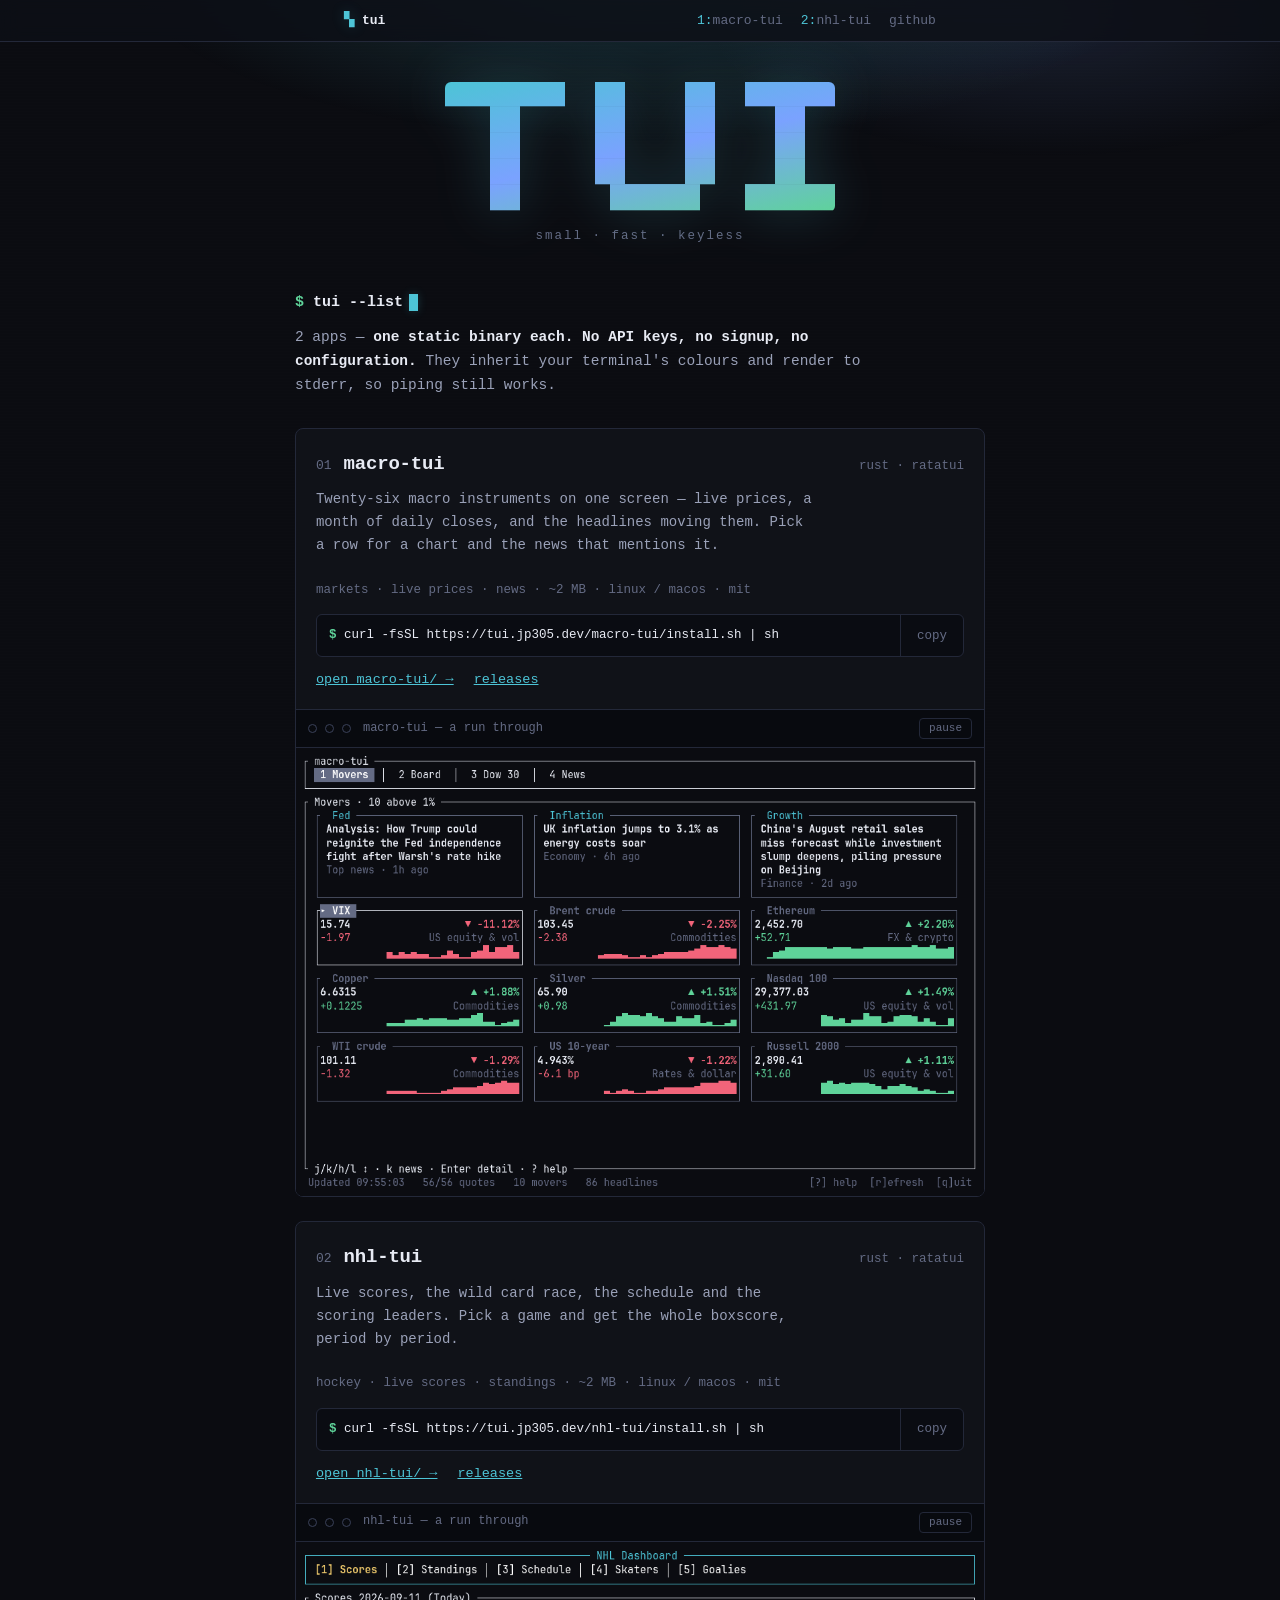
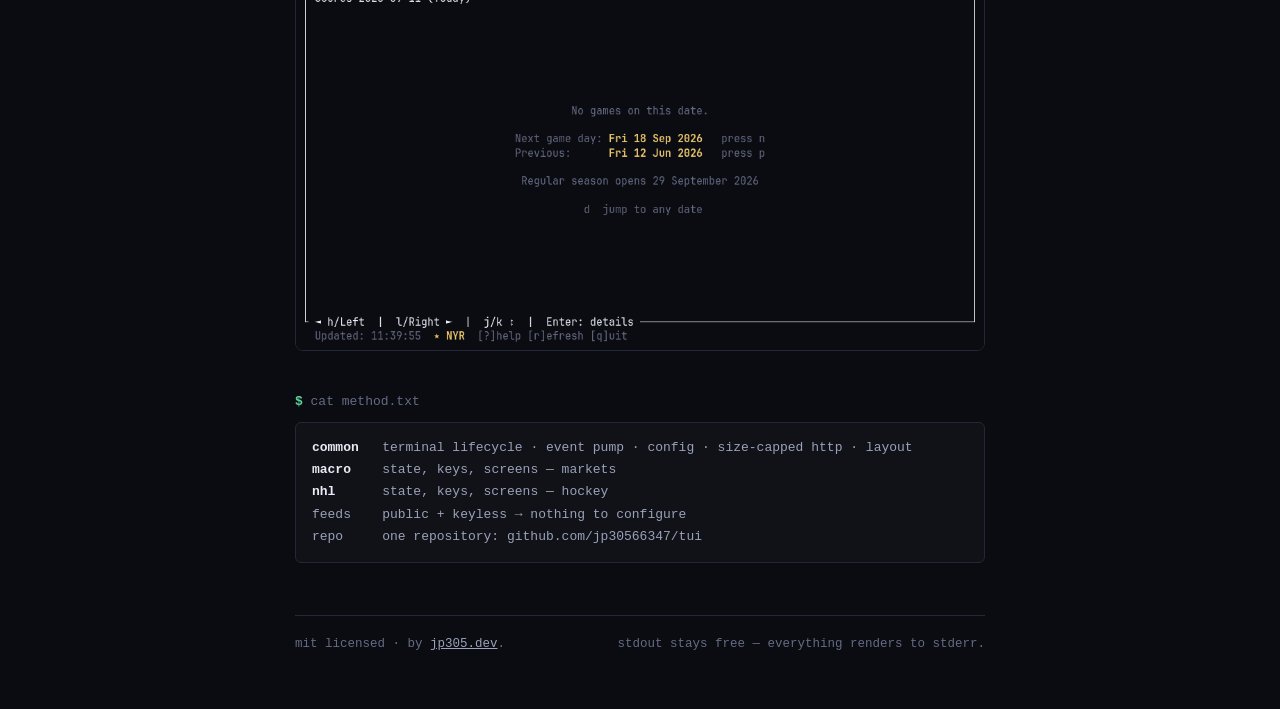
<file: docs/index.html>
<!doctype html>
<html lang="en">
<head>
<meta charset="utf-8">
<meta name="viewport" content="width=device-width, initial-scale=1">
<title>tui — terminal apps</title>
<meta name="description" content="Small, fast terminal applications. One binary each, no API keys, no configuration.">
<link rel="icon" href="data:image/svg+xml,<svg xmlns='http://www.w3.org/2000/svg' viewBox='0 0 32 32'><text y='26' font-size='26'>▚</text></svg>">
<meta property="og:title" content="tui — terminal apps">
<meta property="og:description" content="Small, fast terminal applications. One binary each, no API keys, no configuration.">
<meta property="og:type" content="website">
<meta property="og:url" content="https://tui.jp305.dev/">
<meta property="og:image" content="https://tui.jp305.dev/macro-tui/screenshot.png">
<meta name="twitter:card" content="summary_large_image">
<link rel="stylesheet" href="style.css">
</head>
<body>
<nav class="status"><div class="wrap status-in">
  <a class="brand" href="./"><b>▚</b> tui</a>
  <div class="tabs">
    <a href="macro-tui/"><span>1:</span>macro-tui</a>
    <a href="nhl-tui/"><span>2:</span>nhl-tui</a>
    <a href="https://github.com/jp30566347/tui">github</a>
  </div>
</div></nav>
<main class="wrap">
<h1 class="sr-only">tui — terminal apps</h1>
<div class="banner"><pre aria-hidden="true">████████  ██    ██  ██████
   ██     ██    ██    ██
   ██     ██    ██    ██
   ██     ██    ██    ██
   ██      ██████   ██████</pre></div>
<p class="tagline">small · fast · keyless</p>

<p class="session"><span class="prompt">$</span> <span data-type>tui --list</span><span class="cursor" aria-hidden="true"></span></p>
<p class="lede">2 apps — <strong>one static binary each. No API keys, no signup, no configuration.</strong> They inherit your terminal's colours and render to stderr, so piping still works.</p>

<article class="app">
  <div class="app-head"><span class="idx">01</span><h2><a href="macro-tui/">macro-tui</a></h2><span class="ver">rust · ratatui</span></div>
  <p class="app-desc">Twenty-six macro instruments on one screen — live prices, a month of daily closes, and the headlines moving them. Pick a row for a chart and the news that mentions it.</p>
  <p class="meta">markets · live prices · news · ~2 MB · linux / macos · mit</p>
  <div class="cmd"><code><span class="prompt">$ </span>curl -fsSL https://tui.jp305.dev/macro-tui/install.sh | sh</code><button type="button" data-cmd="curl -fsSL https://tui.jp305.dev/macro-tui/install.sh | sh">copy</button></div>
  <div class="app-links"><a href="macro-tui/">open macro-tui/ &rarr;</a><a href="https://github.com/jp30566347/tui/releases">releases</a></div>
  <div class="term demo"><div class="titlebar"><i class="d"></i><i class="d"></i><i class="d"></i><span>macro-tui &mdash; a run through</span><button class="pp" type="button" hidden>play</button></div><img src="macro-tui/demo-poster.png" data-demo="macro-tui/demo.gif" alt="A recording of macro-tui: the day's movers as cards, the full board of twenty-six instruments with colour-coded moves and trend lines, a detail chart, then the news rail." width="1026" height="668" loading="lazy"></div>
</article>

<article class="app">
  <div class="app-head"><span class="idx">02</span><h2><a href="nhl-tui/">nhl-tui</a></h2><span class="ver">rust · ratatui</span></div>
  <p class="app-desc">Live scores, the wild card race, the schedule and the scoring leaders. Pick a game and get the whole boxscore, period by period.</p>
  <p class="meta">hockey · live scores · standings · ~2 MB · linux / macos · mit</p>
  <div class="cmd"><code><span class="prompt">$ </span>curl -fsSL https://tui.jp305.dev/nhl-tui/install.sh | sh</code><button type="button" data-cmd="curl -fsSL https://tui.jp305.dev/nhl-tui/install.sh | sh">copy</button></div>
  <div class="app-links"><a href="nhl-tui/">open nhl-tui/ &rarr;</a><a href="https://github.com/jp30566347/tui/releases">releases</a></div>
  <div class="term demo"><div class="titlebar"><i class="d"></i><i class="d"></i><i class="d"></i><span>nhl-tui &mdash; a run through</span><button class="pp" type="button" hidden>play</button></div><img src="nhl-tui/demo-poster.png" data-demo="nhl-tui/demo.gif" alt="A recording of nhl-tui: a fourteen-game slate of final scores, a full boxscore, the wild card standings, and the scoring leaders." width="990" height="587" loading="lazy"></div>
</article>

<p class="pline"><span class="prompt">$</span> cat method.txt</p>
<pre class="out"><b>common</b>   terminal lifecycle · event pump · config · size-capped http · layout
<b>macro</b>    state, keys, screens — markets
<b>nhl</b>      state, keys, screens — hockey
feeds    public + keyless → nothing to configure
repo     one repository: github.com/jp30566347/tui</pre>

<footer><span>mit licensed · by <a href="https://www.jp305.dev">jp305.dev</a>.</span><span>stdout stays free — everything renders to stderr.</span></footer>
</main>
<script src="app.js" defer></script>
</body>
</html>
</file>
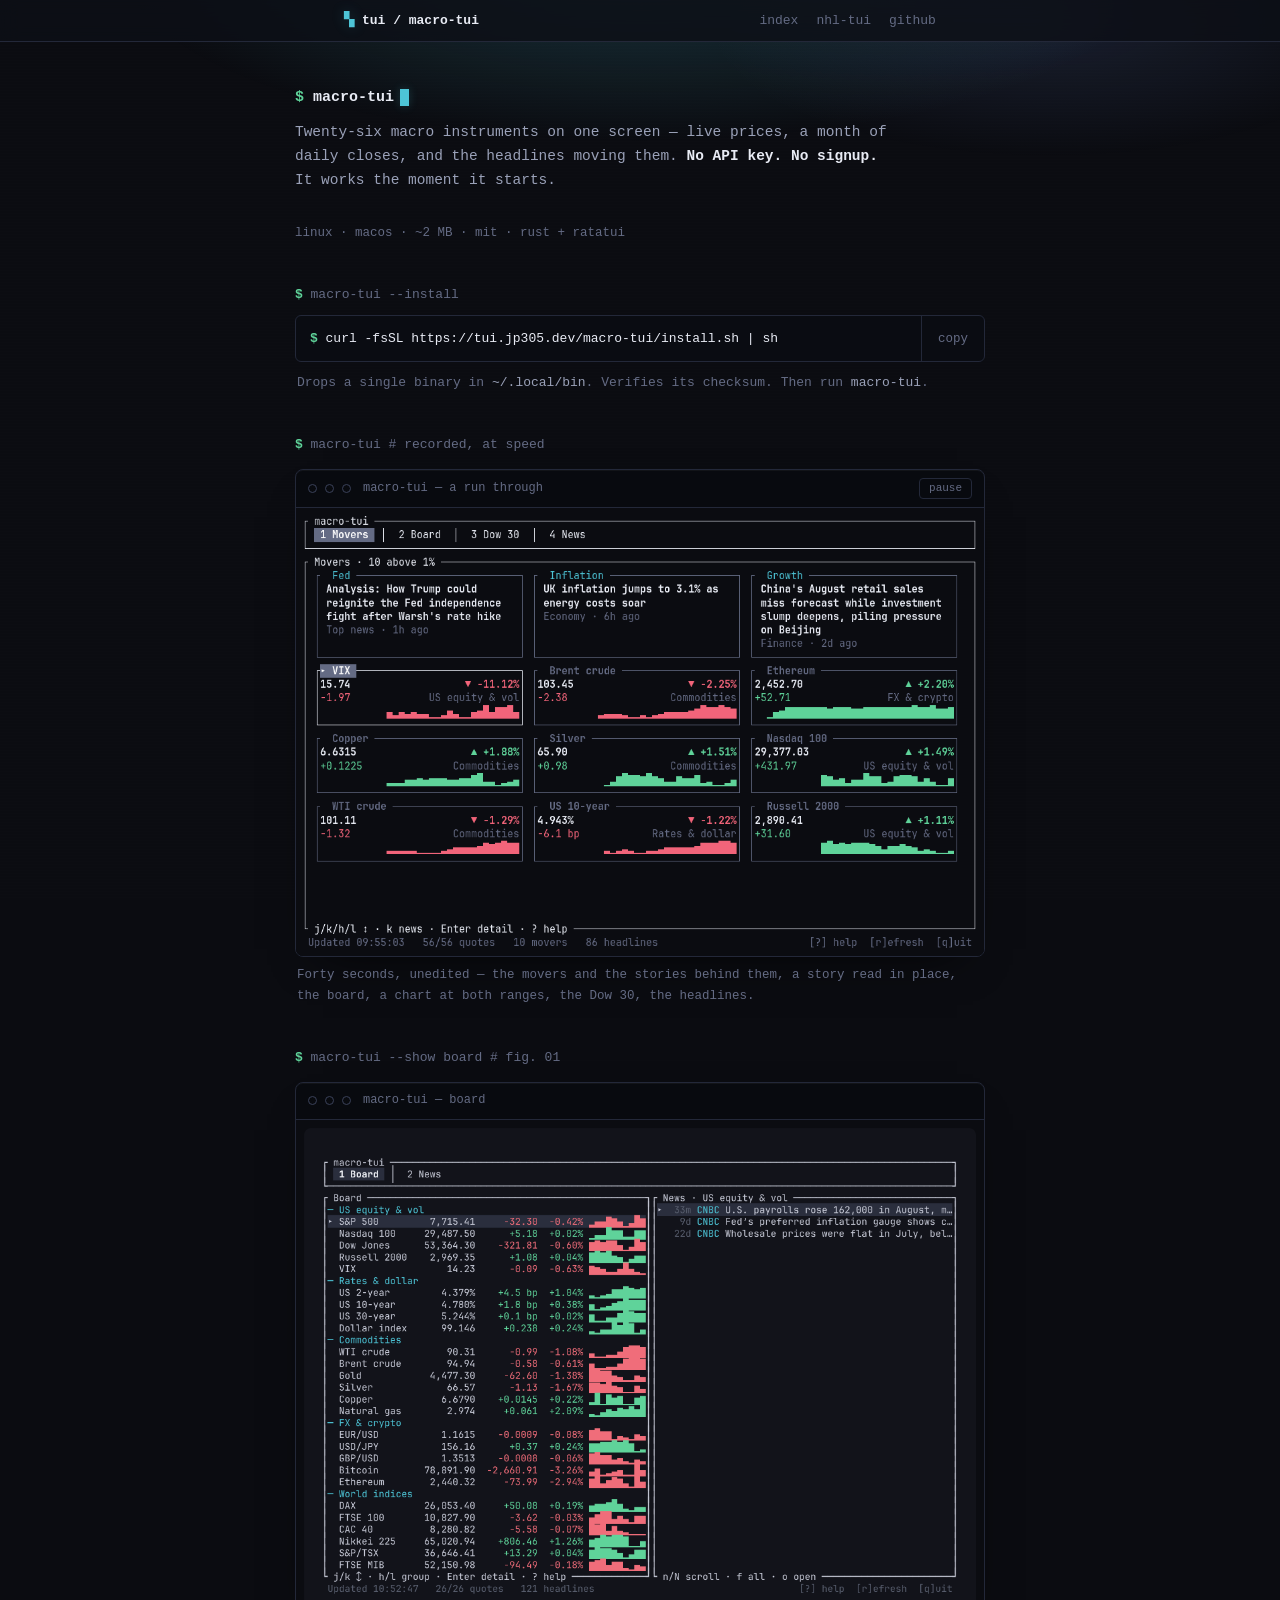
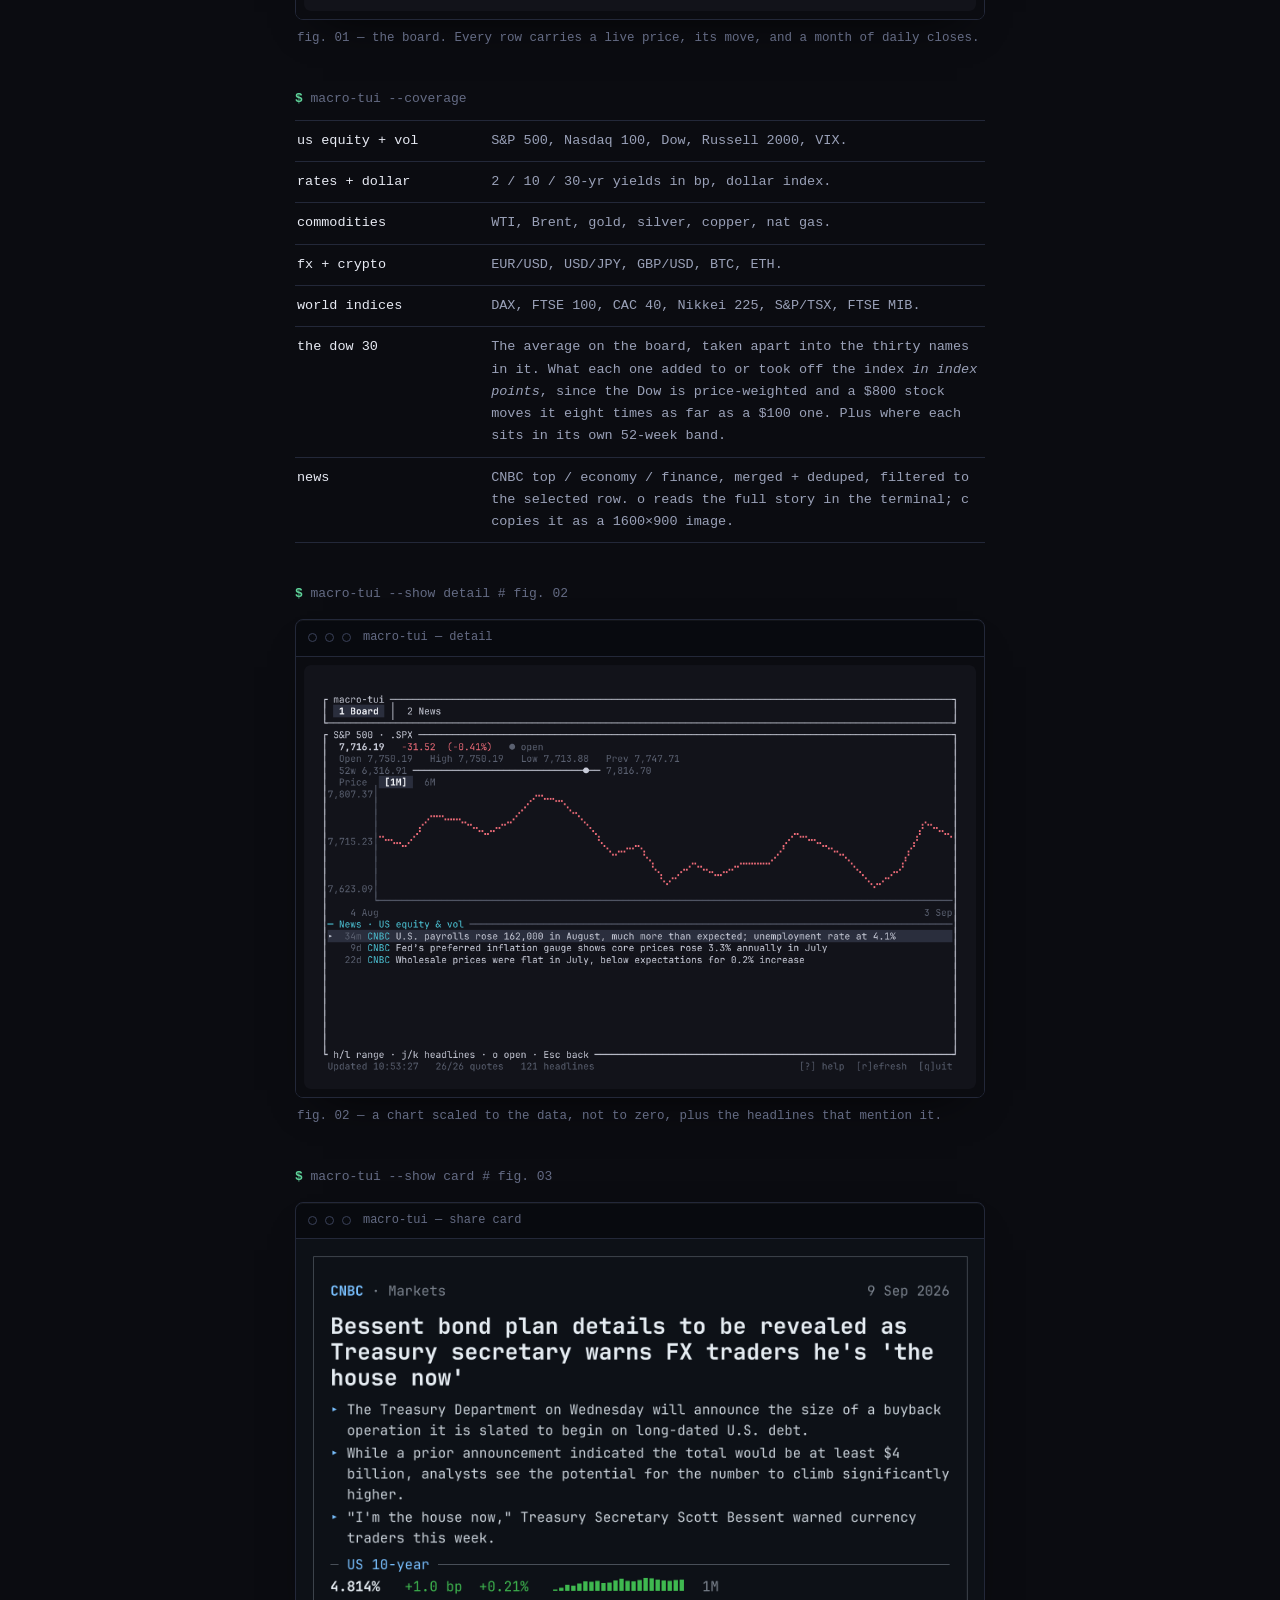
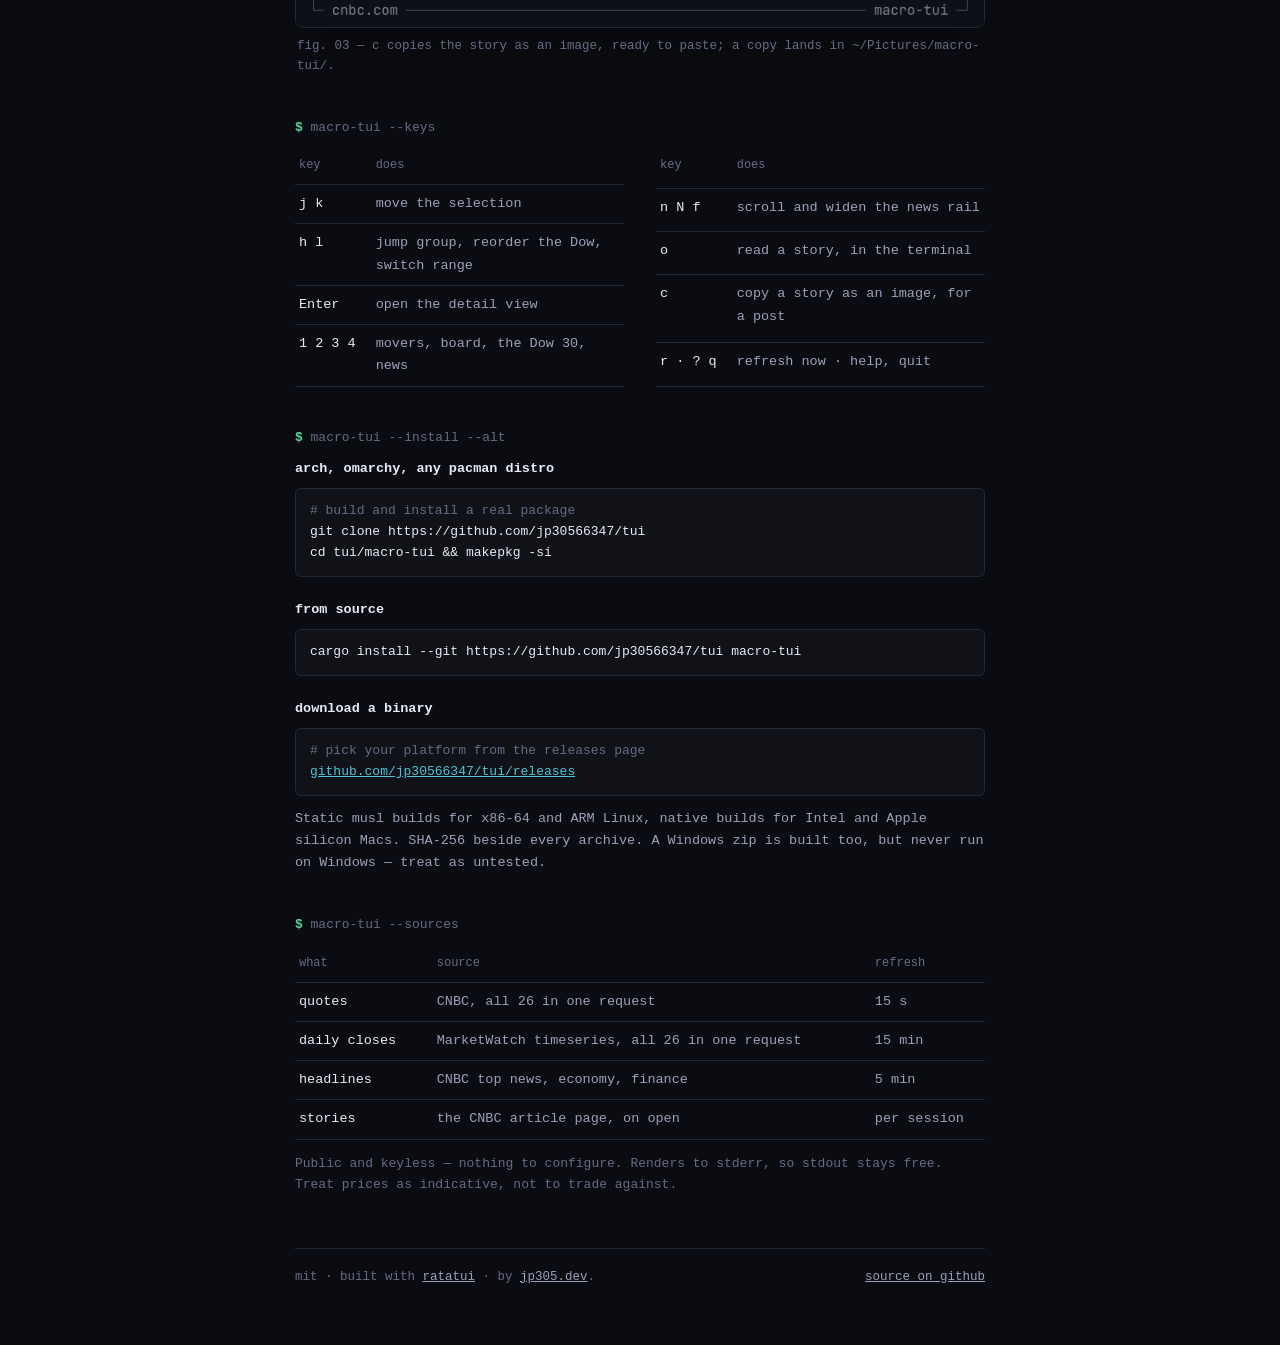
<file: docs/macro-tui/index.html>
<!doctype html>
<html lang="en">
<head>
<meta charset="utf-8">
<meta name="viewport" content="width=device-width, initial-scale=1">
<title>macro-tui — the market, in your terminal</title>
<meta name="description" content="A macro market overview and the news moving it, in your terminal. 26 instruments plus the Dow 30 broken out by what each name contributed in index points. No API key, no signup.">
<link rel="icon" href="data:image/svg+xml,<svg xmlns='http://www.w3.org/2000/svg' viewBox='0 0 32 32'><text y='26' font-size='26'>▚</text></svg>">
<meta property="og:title" content="macro-tui — the market, in your terminal">
<meta property="og:description" content="26 macro instruments, live prices, trend lines and headlines. No API key, no signup.">
<meta property="og:type" content="website">
<meta property="og:url" content="https://tui.jp305.dev/macro-tui/">
<meta property="og:image" content="https://tui.jp305.dev/macro-tui/screenshot.png">
<meta name="twitter:card" content="summary_large_image">
<link rel="stylesheet" href="../style.css">
</head>
<body>
<nav class="status"><div class="wrap status-in">
  <a class="brand" href="../"><b>▚</b> tui / macro-tui</a>
  <div class="tabs"><a href="../">index</a><a href="../nhl-tui/">nhl-tui</a><a href="https://github.com/jp30566347/tui">github</a></div>
</div></nav>
<main class="wrap">
<p class="session"><span class="prompt">$</span> <span data-type>macro-tui</span><span class="cursor" aria-hidden="true"></span></p>
<p class="lede">Twenty-six macro instruments on one screen — live prices, a month of daily closes, and the headlines moving them. <strong>No API key. No signup.</strong> It works the moment it starts.</p>
<p class="meta">linux · macos · ~2 MB · mit · rust + ratatui</p>
<p class="pline"><span class="prompt">$</span> macro-tui --install</p>
<div class="cmd"><code><span class="prompt">$ </span>curl -fsSL https://tui.jp305.dev/macro-tui/install.sh | sh</code><button type="button" data-cmd="curl -fsSL https://tui.jp305.dev/macro-tui/install.sh | sh">copy</button></div>
<p class="note">Drops a single binary in <code>~/.local/bin</code>. Verifies its checksum. Then run <code>macro-tui</code>.</p>

<p class="pline"><span class="prompt">$</span> macro-tui <span style="color:var(--dim)"># recorded, at speed</span></p>
<div class="term demo"><div class="titlebar"><i class="d"></i><i class="d"></i><i class="d"></i><span>macro-tui &mdash; a run through</span><button class="pp" type="button" hidden>play</button></div><img src="demo-poster.png" data-demo="demo.gif" alt="A recording of macro-tui: the day's movers as cards under three macro story cards, one story opened in the reader, the full board of twenty-six instruments, the detail view for the Russell 2000 at one month and six months, the Dow 30 cohort, then the news." width="1026" height="668"></div>
<p class="cap">Forty seconds, unedited &mdash; the movers and the stories behind them, a story read in place, the board, a chart at both ranges, the Dow 30, the headlines.</p>

<p class="pline"><span class="prompt">$</span> macro-tui --show board <span style="color:var(--dim)"># fig. 01</span></p>
<div class="term"><div class="titlebar"><i class="d"></i><i class="d"></i><i class="d"></i><span>macro-tui — board</span></div><img src="screenshot.png" alt="macro-tui showing US indices, Treasury yields, commodities and FX with live prices, colour-coded moves and trend lines, beside a pane of market headlines." width="2180" height="1581"></div>
<p class="cap">fig. 01 — the board. Every row carries a live price, its move, and a month of daily closes.</p>

<p class="pline"><span class="prompt">$</span> macro-tui --coverage</p>
<dl class="cov">
<div><dt>us equity + vol</dt><dd>S&amp;P 500, Nasdaq 100, Dow, Russell 2000, VIX.</dd></div>
<div><dt>rates + dollar</dt><dd>2 / 10 / 30-yr yields in bp, dollar index.</dd></div>
<div><dt>commodities</dt><dd>WTI, Brent, gold, silver, copper, nat gas.</dd></div>
<div><dt>fx + crypto</dt><dd>EUR/USD, USD/JPY, GBP/USD, BTC, ETH.</dd></div>
<div><dt>world indices</dt><dd>DAX, FTSE 100, CAC 40, Nikkei 225, S&amp;P/TSX, FTSE MIB.</dd></div>
<div><dt>the dow 30</dt><dd>The average on the board, taken apart into the thirty names in it. What each one added to or took off the index <em>in index points</em>, since the Dow is price-weighted and a $800 stock moves it eight times as far as a $100 one. Plus where each sits in its own 52-week band.</dd></div>
<div><dt>news</dt><dd>CNBC top / economy / finance, merged + deduped, filtered to the selected row. <code>o</code> reads the full story in the terminal; <code>c</code> copies it as a 1600×900 image.</dd></div>
</dl>

<p class="pline"><span class="prompt">$</span> macro-tui --show detail <span style="color:var(--dim)"># fig. 02</span></p>
<div class="term"><div class="titlebar"><i class="d"></i><i class="d"></i><i class="d"></i><span>macro-tui — detail</span></div><img src="detail.png" alt="The detail view for the S&P 500: last price and move, open, high, low and previous close, a 52-week range bar, a braille line chart of the last month, and related headlines." width="2180" height="1394" loading="lazy"></div>
<p class="cap">fig. 02 — a chart scaled to the data, not to zero, plus the headlines that mention it.</p>

<p class="pline"><span class="prompt">$</span> macro-tui --show card <span style="color:var(--dim)"># fig. 03</span></p>
<div class="term"><div class="titlebar"><i class="d"></i><i class="d"></i><i class="d"></i><span>macro-tui — share card</span></div><img src="card.png" alt="A share card drawn as a terminal window running macro-tui: a plain frame, a CNBC Markets kicker and the date, a bold headline about the Treasury's bond buyback, three key points, and a ticker strip for the US 10-year yield with its level, move and a month of closes as bars." width="1600" height="900" loading="lazy"></div>
<p class="cap">fig. 03 — <code>c</code> copies the story as an image, ready to paste; a copy lands in <code>~/Pictures/macro-tui/</code>.</p>

<p class="pline"><span class="prompt">$</span> macro-tui --keys</p>
<div class="keys">
<table><tr><th>key</th><th>does</th></tr>
<tr><td>j k</td><td>move the selection</td></tr>
<tr><td>h l</td><td>jump group, reorder the Dow, switch range</td></tr>
<tr><td>Enter</td><td>open the detail view</td></tr>
<tr><td>1 2 3 4</td><td>movers, board, the Dow 30, news</td></tr></table>
<table><tr><th>key</th><th>does</th></tr>
<tr><td>n N f</td><td>scroll and widen the news rail</td></tr>
<tr><td>o</td><td>read a story, in the terminal</td></tr>
<tr><td>c</td><td>copy a story as an image, for a post</td></tr>
<tr><td>r · ? q</td><td>refresh now · help, quit</td></tr></table>
</div>

<p class="pline"><span class="prompt">$</span> macro-tui --install --alt</p>
<div class="blk"><h3 class="sub">arch, omarchy, any pacman distro</h3><pre><span class="c"># build and install a real package</span>
git clone https://github.com/jp30566347/tui
cd tui/macro-tui &amp;&amp; makepkg -si</pre></div>
<div class="blk"><h3 class="sub">from source</h3><pre>cargo install --git https://github.com/jp30566347/tui macro-tui</pre></div>
<div class="blk"><h3 class="sub">download a binary</h3><pre><span class="c"># pick your platform from the releases page</span>
<a href="https://github.com/jp30566347/tui/releases">github.com/jp30566347/tui/releases</a></pre>
<p style="font-size:13.5px;color:var(--mut)">Static musl builds for x86-64 and ARM Linux, native builds for Intel and Apple silicon Macs. SHA-256 beside every archive. A Windows zip is built too, but never run on Windows — treat as untested.</p></div>

<p class="pline"><span class="prompt">$</span> macro-tui --sources</p>
<table><tr><th>what</th><th>source</th><th>refresh</th></tr>
<tr><td>quotes</td><td>CNBC, all 26 in one request</td><td>15 s</td></tr>
<tr><td>daily closes</td><td>MarketWatch timeseries, all 26 in one request</td><td>15 min</td></tr>
<tr><td>headlines</td><td>CNBC top news, economy, finance</td><td>5 min</td></tr>
<tr><td>stories</td><td>the CNBC article page, on open</td><td>per session</td></tr></table>
<p style="font-size:13px;color:var(--dim)">Public and keyless — nothing to configure. Renders to stderr, so stdout stays free. Treat prices as indicative, not to trade against.</p>

<footer><span>mit · built with <a href="https://ratatui.rs">ratatui</a> · by <a href="https://www.jp305.dev">jp305.dev</a>.</span><span><a href="https://github.com/jp30566347/tui">source on github</a></span></footer>
</main>
<script src="../app.js" defer></script>
</body>
</html>
</file>
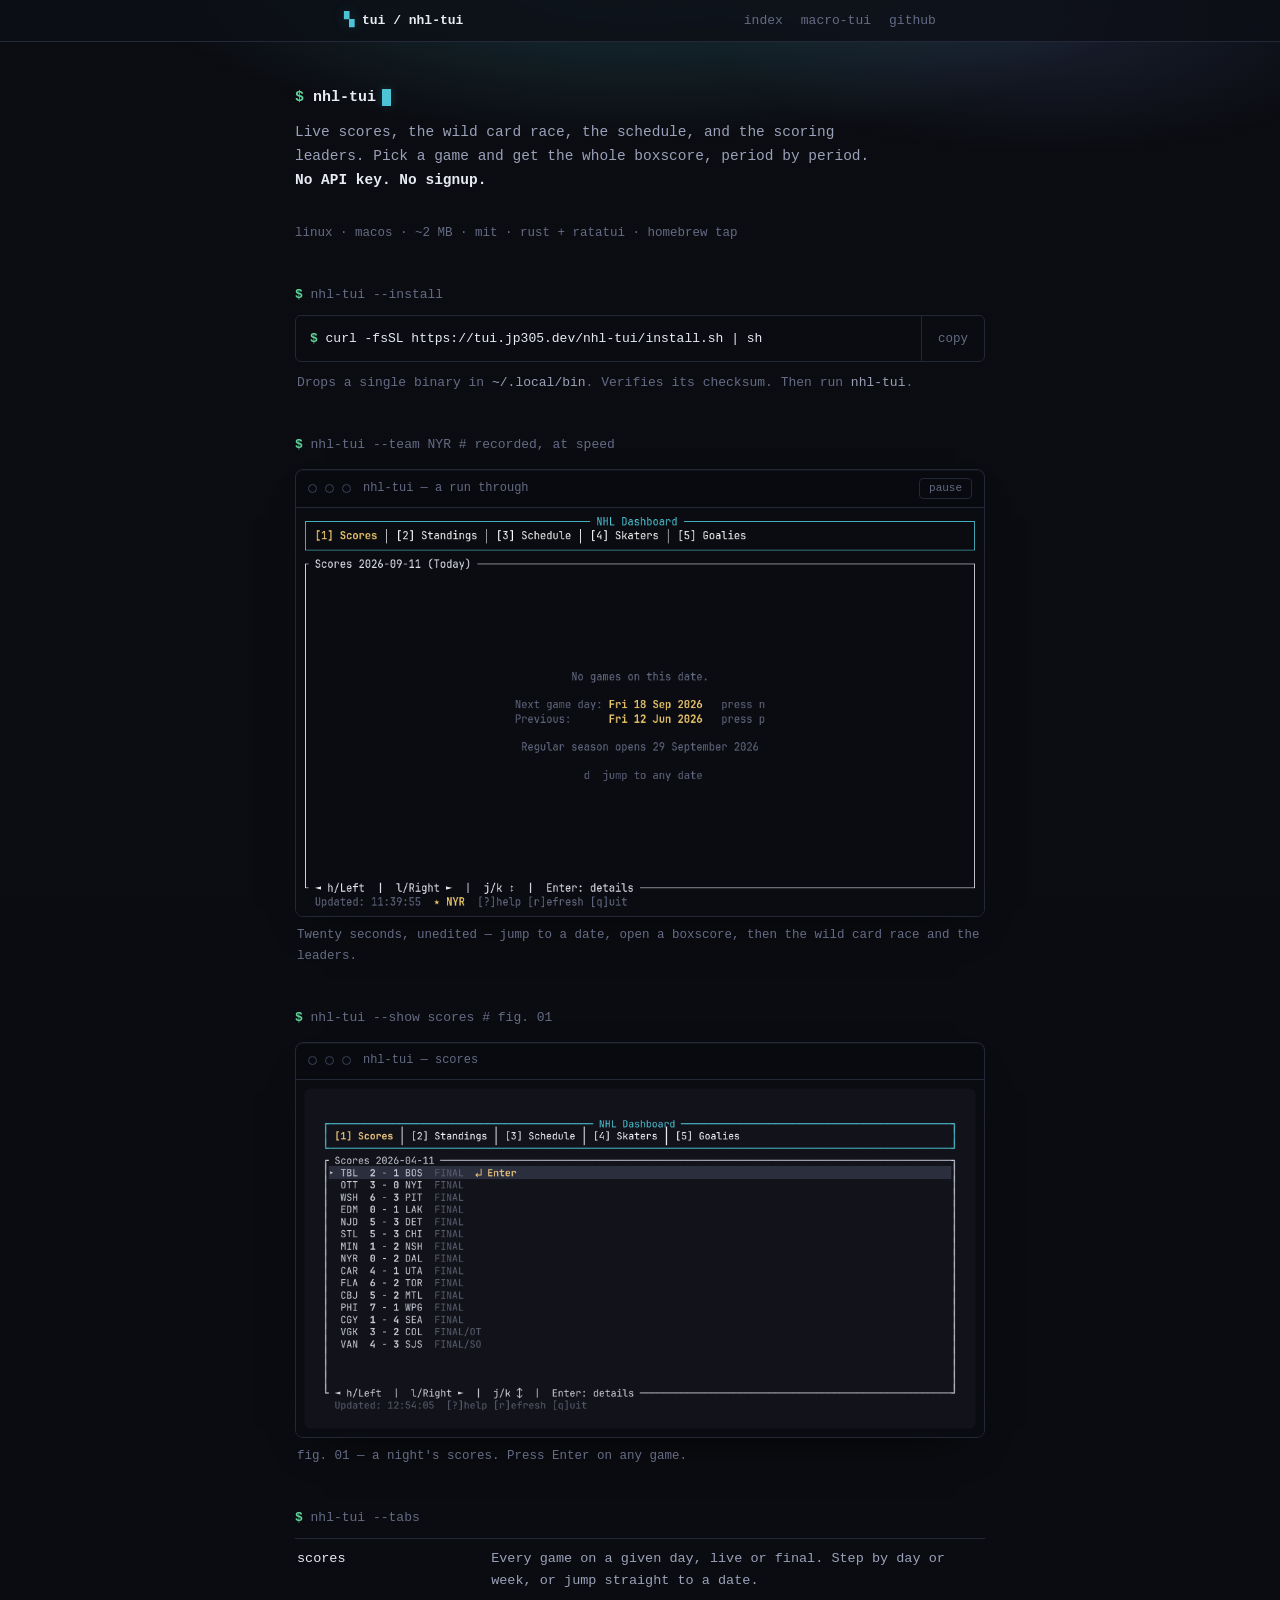
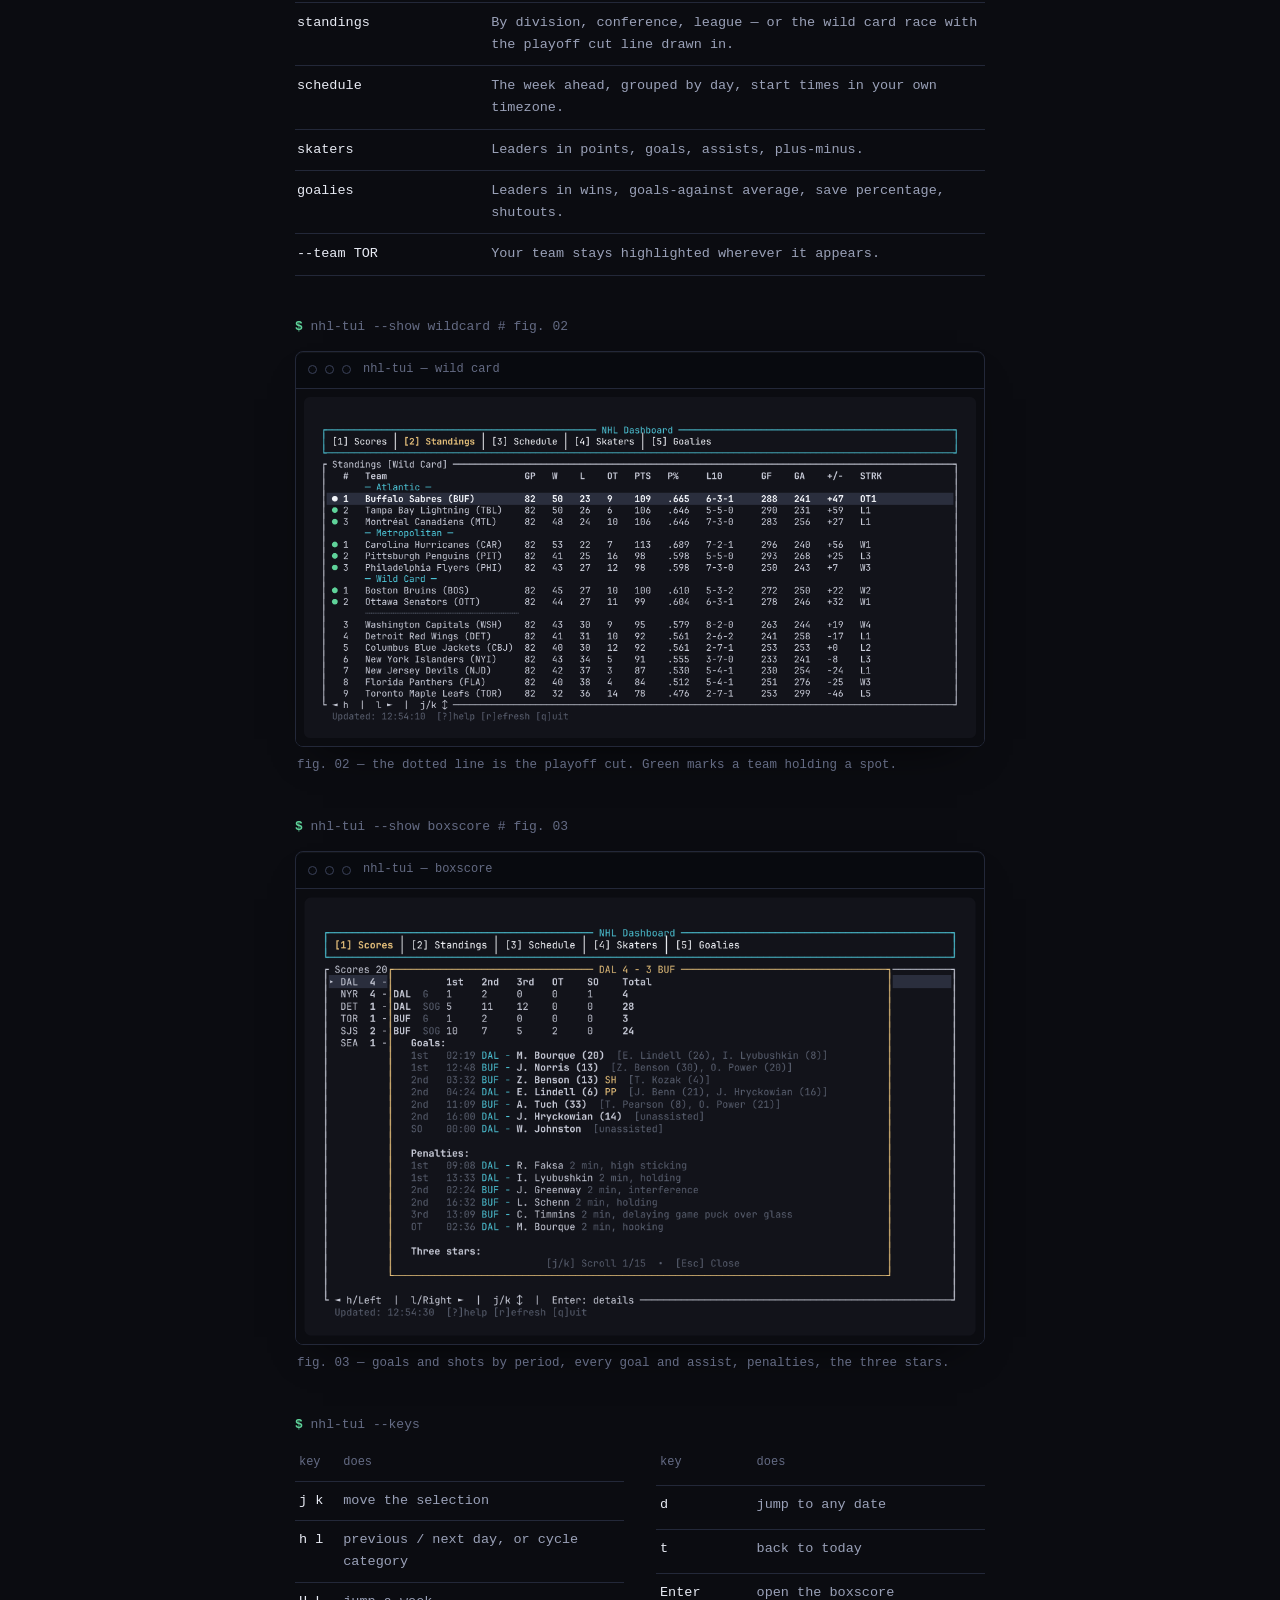
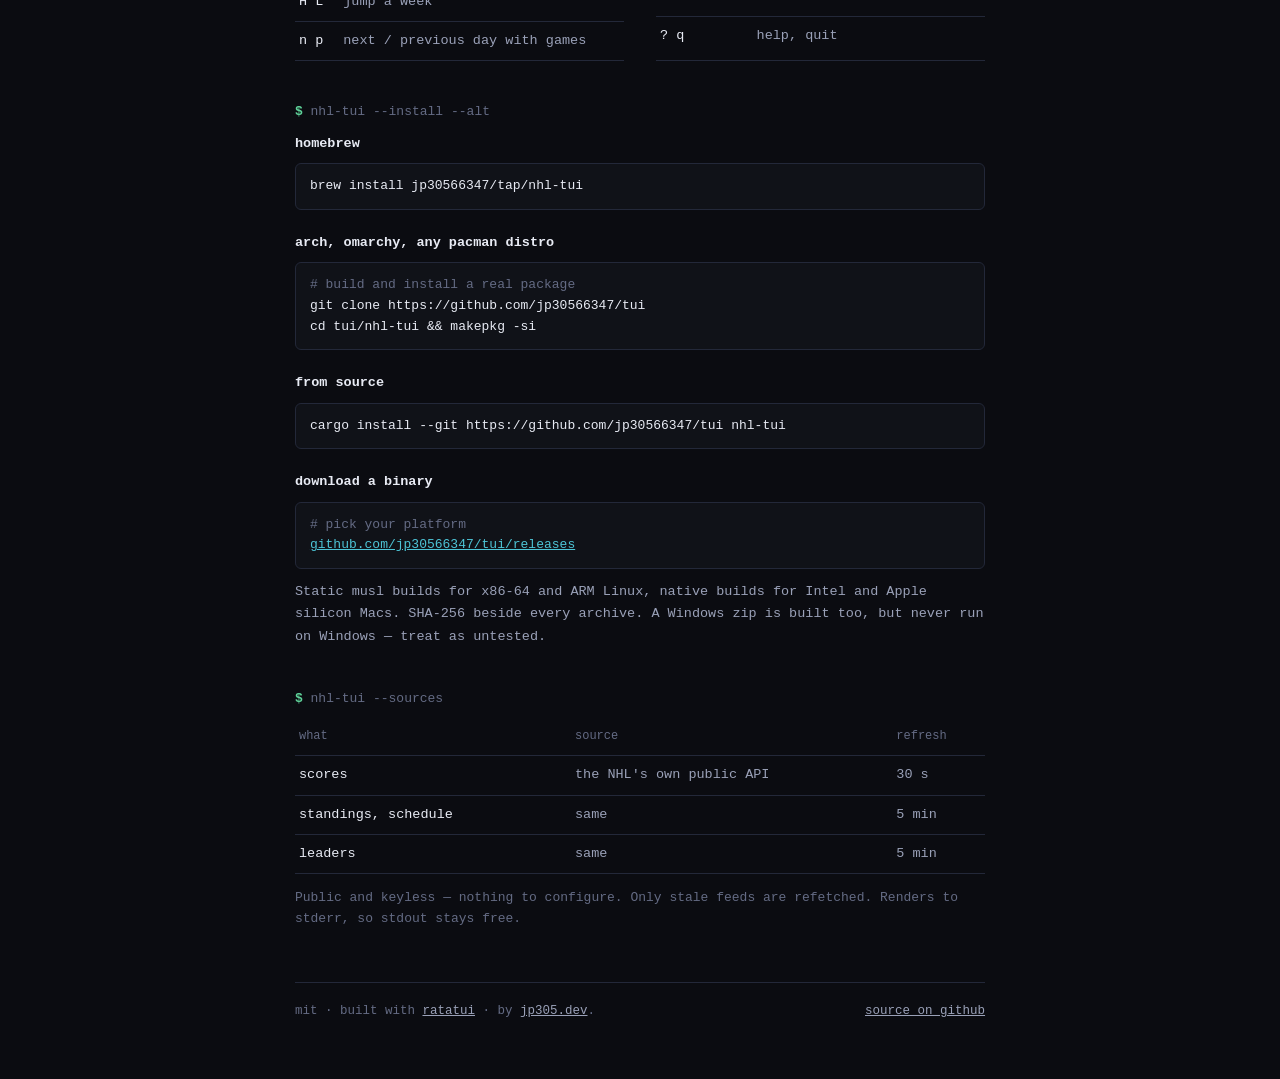
<file: docs/nhl-tui/index.html>
<!doctype html>
<html lang="en">
<head>
<meta charset="utf-8">
<meta name="viewport" content="width=device-width, initial-scale=1">
<title>nhl-tui — the NHL, in your terminal</title>
<meta name="description" content="NHL scores, standings, schedule and leaders in your terminal. Live scores, wild card races and full boxscores. No API key, no signup.">
<link rel="icon" href="data:image/svg+xml,<svg xmlns='http://www.w3.org/2000/svg' viewBox='0 0 32 32'><text y='26' font-size='26'>▚</text></svg>">
<meta property="og:title" content="nhl-tui — the NHL, in your terminal">
<meta property="og:description" content="Live scores, wild card standings and full boxscores in your terminal. No API key, no signup.">
<meta property="og:type" content="website">
<meta property="og:url" content="https://tui.jp305.dev/nhl-tui/">
<meta property="og:image" content="https://tui.jp305.dev/nhl-tui/screenshot.png">
<meta name="twitter:card" content="summary_large_image">
<link rel="stylesheet" href="../style.css">
</head>
<body>
<nav class="status"><div class="wrap status-in">
  <a class="brand" href="../"><b>▚</b> tui / nhl-tui</a>
  <div class="tabs"><a href="../">index</a><a href="../macro-tui/">macro-tui</a><a href="https://github.com/jp30566347/tui">github</a></div>
</div></nav>
<main class="wrap">
<p class="session"><span class="prompt">$</span> <span data-type>nhl-tui</span><span class="cursor" aria-hidden="true"></span></p>
<p class="lede">Live scores, the wild card race, the schedule, and the scoring leaders. Pick a game and get the whole boxscore, period by period. <strong>No API key. No signup.</strong></p>
<p class="meta">linux · macos · ~2 MB · mit · rust + ratatui · homebrew tap</p>
<p class="pline"><span class="prompt">$</span> nhl-tui --install</p>
<div class="cmd"><code><span class="prompt">$ </span>curl -fsSL https://tui.jp305.dev/nhl-tui/install.sh | sh</code><button type="button" data-cmd="curl -fsSL https://tui.jp305.dev/nhl-tui/install.sh | sh">copy</button></div>
<p class="note">Drops a single binary in <code>~/.local/bin</code>. Verifies its checksum. Then run <code>nhl-tui</code>.</p>

<p class="pline"><span class="prompt">$</span> nhl-tui --team NYR <span style="color:var(--dim)"># recorded, at speed</span></p>
<div class="term demo"><div class="titlebar"><i class="d"></i><i class="d"></i><i class="d"></i><span>nhl-tui &mdash; a run through</span><button class="pp" type="button" hidden>play</button></div><img src="demo-poster.png" data-demo="demo.gif" alt="A recording of nhl-tui: jumping to a date, a fourteen-game slate of final scores, a full boxscore, the wild card standings, and the scoring leaders by points and by goals." width="990" height="587"></div>
<p class="cap">Twenty seconds, unedited &mdash; jump to a date, open a boxscore, then the wild card race and the leaders.</p>

<p class="pline"><span class="prompt">$</span> nhl-tui --show scores <span style="color:var(--dim)"># fig. 01</span></p>
<div class="term"><div class="titlebar"><i class="d"></i><i class="d"></i><i class="d"></i><span>nhl-tui — scores</span></div><img src="screenshot.png" alt="nhl-tui showing a full slate of final scores for one night, with the selected game highlighted and a prompt to open its boxscore." width="2108" height="1094"></div>
<p class="cap">fig. 01 — a night's scores. Press Enter on any game.</p>

<p class="pline"><span class="prompt">$</span> nhl-tui --tabs</p>
<dl class="cov">
<div><dt>scores</dt><dd>Every game on a given day, live or final. Step by day or week, or jump straight to a date.</dd></div>
<div><dt>standings</dt><dd>By division, conference, league — or the wild card race with the playoff cut line drawn in.</dd></div>
<div><dt>schedule</dt><dd>The week ahead, grouped by day, start times in your own timezone.</dd></div>
<div><dt>skaters</dt><dd>Leaders in points, goals, assists, plus-minus.</dd></div>
<div><dt>goalies</dt><dd>Leaders in wins, goals-against average, save percentage, shutouts.</dd></div>
<div><dt>--team TOR</dt><dd>Your team stays highlighted wherever it appears.</dd></div>
</dl>

<p class="pline"><span class="prompt">$</span> nhl-tui --show wildcard <span style="color:var(--dim)"># fig. 02</span></p>
<div class="term"><div class="titlebar"><i class="d"></i><i class="d"></i><i class="d"></i><span>nhl-tui — wild card</span></div><img src="standings.png" alt="The standings tab in wild card mode: division leaders, then the two wild card holders, then a dotted cut line separating the teams on the outside." width="2252" height="1169" loading="lazy"></div>
<p class="cap">fig. 02 — the dotted line is the playoff cut. Green marks a team holding a spot.</p>

<p class="pline"><span class="prompt">$</span> nhl-tui --show boxscore <span style="color:var(--dim)"># fig. 03</span></p>
<div class="term"><div class="titlebar"><i class="d"></i><i class="d"></i><i class="d"></i><span>nhl-tui — boxscore</span></div><img src="boxscore.png" alt="A boxscore overlay: goals and shots by period for both teams, every goal with its scorers and assists, all penalties, and the three stars." width="2108" height="1394" loading="lazy"></div>
<p class="cap">fig. 03 — goals and shots by period, every goal and assist, penalties, the three stars.</p>

<p class="pline"><span class="prompt">$</span> nhl-tui --keys</p>
<div class="keys">
<table><tr><th>key</th><th>does</th></tr>
<tr><td>j k</td><td>move the selection</td></tr>
<tr><td>h l</td><td>previous / next day, or cycle category</td></tr>
<tr><td>H L</td><td>jump a week</td></tr>
<tr><td>n p</td><td>next / previous day with games</td></tr></table>
<table><tr><th>key</th><th>does</th></tr>
<tr><td>d</td><td>jump to any date</td></tr>
<tr><td>t</td><td>back to today</td></tr>
<tr><td>Enter</td><td>open the boxscore</td></tr>
<tr><td>? q</td><td>help, quit</td></tr></table>
</div>

<p class="pline"><span class="prompt">$</span> nhl-tui --install --alt</p>
<div class="blk"><h3 class="sub">homebrew</h3><pre>brew install jp30566347/tap/nhl-tui</pre></div>
<div class="blk"><h3 class="sub">arch, omarchy, any pacman distro</h3><pre><span class="c"># build and install a real package</span>
git clone https://github.com/jp30566347/tui
cd tui/nhl-tui &amp;&amp; makepkg -si</pre></div>
<div class="blk"><h3 class="sub">from source</h3><pre>cargo install --git https://github.com/jp30566347/tui nhl-tui</pre></div>
<div class="blk"><h3 class="sub">download a binary</h3><pre><span class="c"># pick your platform</span>
<a href="https://github.com/jp30566347/tui/releases">github.com/jp30566347/tui/releases</a></pre>
<p style="font-size:13.5px;color:var(--mut)">Static musl builds for x86-64 and ARM Linux, native builds for Intel and Apple silicon Macs. SHA-256 beside every archive. A Windows zip is built too, but never run on Windows — treat as untested.</p></div>

<p class="pline"><span class="prompt">$</span> nhl-tui --sources</p>
<table><tr><th>what</th><th>source</th><th>refresh</th></tr>
<tr><td>scores</td><td>the NHL's own public API</td><td>30 s</td></tr>
<tr><td>standings, schedule</td><td>same</td><td>5 min</td></tr>
<tr><td>leaders</td><td>same</td><td>5 min</td></tr></table>
<p style="font-size:13px;color:var(--dim)">Public and keyless — nothing to configure. Only stale feeds are refetched. Renders to stderr, so stdout stays free.</p>

<footer><span>mit · built with <a href="https://ratatui.rs">ratatui</a> · by <a href="https://www.jp305.dev">jp305.dev</a>.</span><span><a href="https://github.com/jp30566347/tui">source on github</a></span></footer>
</main>
<script src="../app.js" defer></script>
</body>
</html>
</file>
<file: docs/style.css>
/* tui docs — shared styles for the index and both app pages. */

:root{
  --bg:#0b0c11; --panel:#101218; --cmd:#0a0c12; --line:#232839;
  --fg:#e8ebf4; --mut:#9aa1b8; --dim:#646b84;
  --acc:#4dc4d6; --acc2:#7aa2ff; --green:#5fd39a;
  --glow:rgba(77,196,214,.22);
  --mono:"JetBrains Mono",ui-monospace,SFMono-Regular,Menlo,Consolas,monospace;
}
*{box-sizing:border-box}
html{-webkit-text-size-adjust:100%; scroll-behavior:smooth}
body{
  margin:0; background:var(--bg); color:var(--fg);
  font-family:var(--mono); font-size:15px; line-height:1.65;
  -webkit-font-smoothing:antialiased;
}

/* Ambient layer: one soft accent bloom behind the masthead, and a faint scan
   texture over everything. Both are decorative and never intercept a click. */
body::before{
  content:""; position:fixed; inset:0 0 auto; height:70vh; pointer-events:none; z-index:0;
  background:
    radial-gradient(60% 42% at 50% -6%, var(--glow), transparent 68%),
    radial-gradient(38% 30% at 82% 4%, rgba(122,162,255,.12), transparent 70%);
}
body::after{
  content:""; position:fixed; inset:0; pointer-events:none; z-index:0; opacity:.35;
  background:repeating-linear-gradient(180deg, rgba(255,255,255,.028) 0 1px, transparent 1px 3px);
}
body > *{position:relative; z-index:1}

::selection{background:#26414a}
a{color:var(--acc)}
a:hover{color:var(--fg)}
a:focus-visible,button:focus-visible{outline:1px solid var(--acc); outline-offset:2px}
.wrap{max-width:82ch; margin:0 auto; padding:0 24px}
.sr-only{position:absolute; width:1px; height:1px; padding:0; margin:-1px; overflow:hidden; clip:rect(0 0 0 0); white-space:nowrap; border:0}

/* Reading-progress hairline, built by app.js. */
.prog{position:fixed; top:0; left:0; height:2px; width:0; z-index:9;
  background:linear-gradient(90deg, var(--acc), var(--acc2)); box-shadow:0 0 12px var(--glow)}

/* status bar */
.status{position:sticky; top:0; z-index:8; border-bottom:1px solid var(--line);
  background:rgba(13,15,22,.82); backdrop-filter:blur(10px); -webkit-backdrop-filter:blur(10px)}
.status-in{display:flex; justify-content:space-between; align-items:center; gap:16px; padding:10px 24px; font-size:13px}
.brand{color:var(--fg); text-decoration:none; font-weight:700}
.brand b{color:var(--acc); font-weight:700; text-shadow:0 0 14px var(--glow)}
.tabs{display:flex; gap:18px}
.tabs a{color:var(--dim); text-decoration:none; transition:color .15s ease}
.tabs a:hover{color:var(--fg)}
.tabs a span{color:var(--acc)}

/* block wordmark */
.banner{margin:40px 0 0; display:flex; justify-content:center}
.banner pre{
  margin:0; padding:0; border:0; background:none; overflow:visible;
  font-size:clamp(9px,3.3vw,25px); line-height:1.04; font-weight:700; letter-spacing:0;
  background-image:linear-gradient(168deg, var(--acc) 0%, var(--acc2) 52%, var(--green) 100%);
  -webkit-background-clip:text; background-clip:text; color:transparent;
  filter:drop-shadow(0 0 26px var(--glow));
}
.tagline{text-align:center; color:var(--dim); font-size:12.5px; letter-spacing:.16em; margin:14px 0 0; text-transform:lowercase}

/* session */
.session{margin:44px 0 10px; font-size:15px; font-weight:700}
.prompt{color:var(--green); font-weight:700; user-select:none}
.cursor{display:inline-block; width:9px; height:1.15em; background:var(--acc); vertical-align:text-bottom; margin-left:6px;
  box-shadow:0 0 10px var(--glow); animation:blink 1.1s steps(1) infinite}
@keyframes blink{50%{opacity:0}}
.lede{color:var(--mut); font-size:14.5px; max-width:68ch; margin:0 0 30px}
.lede strong{color:var(--fg)}
.meta{color:var(--dim); font-size:12.5px}

/* app rows (index) */
.app{position:relative; border:1px solid var(--line); border-radius:8px; background:var(--panel); margin:0 0 24px; overflow:hidden;
  transition:border-color .2s ease, transform .2s ease, box-shadow .2s ease}
.app::before{content:""; position:absolute; left:0; top:0; bottom:0; width:2px; transform:scaleY(0); transform-origin:50% 100%;
  background:linear-gradient(180deg, var(--acc), var(--acc2)); transition:transform .28s ease}
.app:hover{border-color:#2f3750; transform:translateY(-2px); box-shadow:0 22px 48px -30px rgba(0,0,0,.95)}
.app:hover::before{transform:scaleY(1)}
.app-head{display:flex; align-items:baseline; gap:12px; padding:20px 20px 0}
.idx{color:var(--dim); font-size:13px}
.app-head h2{margin:0; font-size:19px; letter-spacing:-.01em}
.app-head h2 a{color:var(--fg); text-decoration:none}
.app-head h2 a:hover{color:var(--acc); text-decoration:underline; text-underline-offset:4px}
.ver{margin-left:auto; color:var(--dim); font-size:12.5px; white-space:nowrap}
.app-desc{color:var(--mut); font-size:14px; max-width:64ch; margin:0; padding:8px 20px 0}
.app .meta{padding:10px 20px 0}
.app-links{display:flex; gap:20px; padding:12px 20px 18px; font-size:13.5px}

/* command line */
.cmd{display:flex; align-items:stretch; background:var(--cmd); border:1px solid var(--line); border-radius:6px; overflow:hidden;
  transition:border-color .2s ease, box-shadow .2s ease}
.cmd:hover{border-color:#2f3750; box-shadow:0 0 0 3px rgba(77,196,214,.06)}
.app .cmd{margin:14px 20px 0}
.cmd code{flex:1; min-width:0; font-size:13px; padding:12px 14px; color:var(--fg); white-space:pre-wrap; overflow-wrap:anywhere}
.app .cmd code{font-size:12.5px; padding:10px 12px}
.cmd button{flex:none; border:0; border-left:1px solid var(--line); background:transparent; color:var(--dim); cursor:pointer;
  font-family:var(--mono); font-size:12.5px; padding:0 16px; transition:color .15s ease, background .15s ease}
.cmd button:hover{color:var(--fg); background:rgba(255,255,255,.03)}
.cmd button.done{color:var(--green)}
.note{font-size:13px; color:var(--dim); margin:10px 2px 0}
.note code{color:var(--mut)}

/* screenshot window */
.term{border:1px solid var(--line); border-radius:8px; background:#080a0f; overflow:hidden; margin-top:14px;
  box-shadow:0 20px 46px -28px rgba(0,0,0,.95), inset 0 1px 0 rgba(255,255,255,.04);
  transition:border-color .2s ease, transform .2s ease, box-shadow .2s ease}
.term:hover{border-color:#2f3750; transform:translateY(-2px); box-shadow:0 28px 60px -28px rgba(0,0,0,1), 0 0 0 1px rgba(77,196,214,.12), inset 0 1px 0 rgba(255,255,255,.05)}
.app .term{border:0; border-top:1px solid var(--line); border-radius:0; margin-top:0; box-shadow:none; transform:none}
.app .term:hover{border-color:var(--line); box-shadow:none}
.titlebar{display:flex; align-items:center; gap:8px; padding:8px 12px; border-bottom:1px solid var(--line); color:var(--dim); font-size:12px}
.d{width:9px; height:9px; border-radius:50%; border:1px solid #3a4159}
.titlebar span:last-child{margin-left:4px}
.term img{display:block; width:100%; height:auto}
.cap{font-size:12.5px; color:var(--dim); margin:8px 2px 0}

/* recorded demo: a poster frame until app.js swaps the GIF in, and a control
   in the title bar so a reader can stop the motion. The title bar span is no
   longer the last child once the button is there, so give it its margin back. */
.demo .titlebar span{margin-left:4px; overflow:hidden; text-overflow:ellipsis; white-space:nowrap}
.pp{margin-left:auto; flex:none; border:1px solid var(--line); border-radius:4px;
  background:transparent; color:var(--dim); cursor:pointer;
  font-family:var(--mono); font-size:11px; line-height:1; padding:4px 9px;
  transition:color .15s ease, border-color .15s ease}
.pp:hover{color:var(--fg); border-color:#2f3750}

/* prose blocks */
.pline{color:var(--dim); font-size:13px; margin:40px 0 10px}
pre.out{border:1px solid var(--line); border-radius:6px; background:var(--panel); padding:14px 16px; font-size:13px; line-height:1.7;
  color:var(--mut); overflow-x:auto; white-space:pre-wrap; margin:0}
pre.out b{color:var(--fg); font-weight:700}
dl.cov{margin:0; border-top:1px solid var(--line)}
dl.cov div{display:grid; grid-template-columns:22ch 1fr; gap:16px; padding:9px 2px; border-bottom:1px solid var(--line); font-size:13.5px;
  transition:background .15s ease}
dl.cov div:hover{background:rgba(255,255,255,.02)}
dl.cov dt{color:var(--fg)}
dl.cov dd{margin:0; color:var(--mut)}
.keys{display:grid; grid-template-columns:1fr 1fr; gap:0 32px}
table{width:100%; border-collapse:collapse; font-size:13.5px}
th,td{text-align:left; padding:8px 4px; border-bottom:1px solid var(--line); vertical-align:top}
th{color:var(--dim); font-weight:400; font-size:12px}
td:first-child{color:var(--fg); white-space:nowrap; padding-right:16px}
td{color:var(--mut)}
pre{background:var(--panel); border:1px solid var(--line); border-radius:6px; padding:12px 14px; overflow-x:auto; font-size:13px;
  line-height:1.6; color:var(--fg); margin:0 0 12px}
pre .c{color:var(--dim)}
h3.sub{font-size:13.5px; margin:0 0 8px; font-weight:700}
.blk{margin-bottom:22px}
.blk p{font-size:13.5px; color:var(--mut); margin:0}

footer{margin:52px 0 0; border-top:1px solid var(--line); padding:18px 0 52px; color:var(--dim); font-size:12.5px;
  display:flex; justify-content:space-between; gap:16px; flex-wrap:wrap}
footer a{color:var(--mut)}

/* Entrance reveals. app.js adds .rv, then .in once the block is on screen.
   Without JS nothing is tagged, so everything is simply visible. */
.rv{opacity:0; transform:translateY(10px)}
.rv.in{opacity:1; transform:none; transition:opacity .5s ease, transform .5s ease}

@media (max-width:640px){
  .ver{display:none}
  .tabs{gap:12px}
  .app .cmd code{font-size:12px}
  dl.cov div{grid-template-columns:1fr; gap:2px}
  .keys{grid-template-columns:1fr}
}
@media (prefers-reduced-motion:reduce){
  html{scroll-behavior:auto}
  .cursor{animation:none}
  .app,.term,.cmd,.tabs a,dl.cov div,.cmd button{transition:none}
  .app:hover,.term:hover{transform:none}
  .rv{opacity:1; transform:none}
  .rv.in{transition:none}
}
</file>
